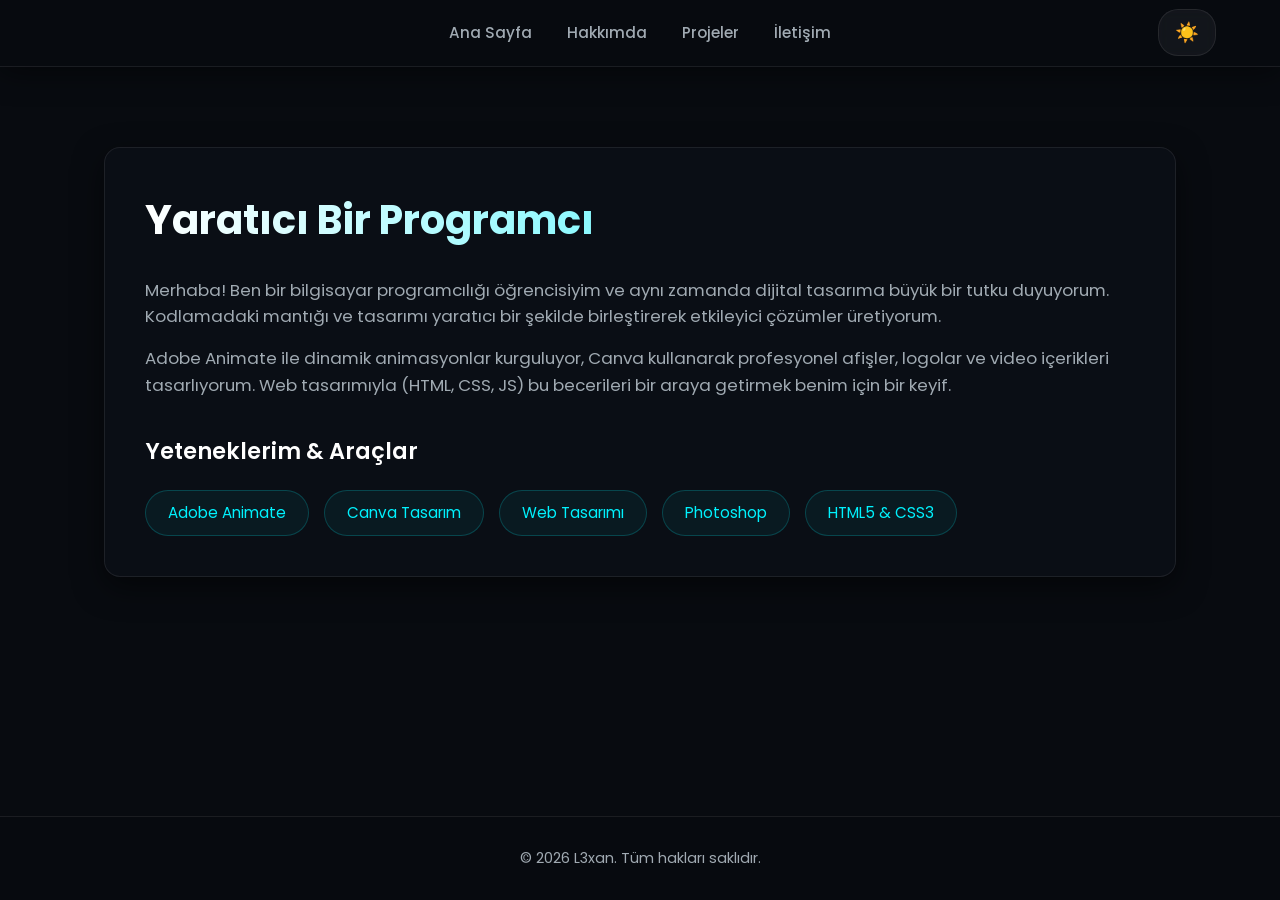
<file: pages/about.html>
<!DOCTYPE html>
<html lang="tr">
<head>
    <meta charset="UTF-8">
    <meta name="viewport" content="width=device-width, initial-scale=1.0">
    <title>Hakkımda | L3xan</title>
    <link rel="stylesheet" href="../assests/css/style.css">
    <link href="https://fonts.googleapis.com/css2?family=Poppins:wght@300;400;600;700&display=swap" rel="stylesheet">
</head>
<body>
    <header>
        <nav>
            <ul class="nav-links">
                <li><a href="../index.html">Ana Sayfa</a></li>
                <li><a href="about.html">Hakkımda</a></li>
                <li><a href="project.html">Projeler</a></li>
                <li><a href="contact.html">İletişim</a></li>
            </ul>

            <button class="theme-toggle" aria-label="Tema Değiştir">☀️</button>

            <button class="nav-menu-btn" aria-label="Menü">
                <span></span><span></span><span></span>
            </button>
        </nav>

         <div class="mobile-nav">
            <a href="../index.html">Ana Sayfa</a>
            <a href="about.html">Hakkımda</a>
            <a href="project.html">Projeler</a>
            <a href="contact.html">İletişim</a>
        </div>
    </header>

    <main class="container">
        <section class="about-section glass">
            <h2>Yaratıcı Bir Programcı</h2>

            <p>Merhaba! Ben bir bilgisayar programcılığı öğrencisiyim ve aynı zamanda dijital tasarıma büyük bir tutku duyuyorum. 
                Kodlamadaki mantığı ve tasarımı yaratıcı bir şekilde birleştirerek etkileyici çözümler üretiyorum.</p>
            
            <p>Adobe Animate ile dinamik animasyonlar kurguluyor, Canva kullanarak profesyonel afişler, logolar ve video içerikleri tasarlıyorum. 
                Web tasarımıyla (HTML, CSS, JS) bu becerileri bir araya getirmek benim için bir keyif.</p>
            
            <h3 class="skill-title">Yeteneklerim & Araçlar</h3>
            <div class="skills-container">
                <span class="skill-tag">Adobe Animate</span>
                <span class="skill-tag">Canva Tasarım</span>
                <span class="skill-tag">Web Tasarımı</span>
                <span class="skill-tag">Photoshop</span>
                <span class="skill-tag">HTML5 & CSS3</span>
            </div>
        </section>
    </main>

    <footer>
        <p>&copy; 2026 L3xan. Tüm hakları saklıdır.</p>
    </footer>

    <script src="../assests/js/main.js"></script>
</body>
</html>
</file>
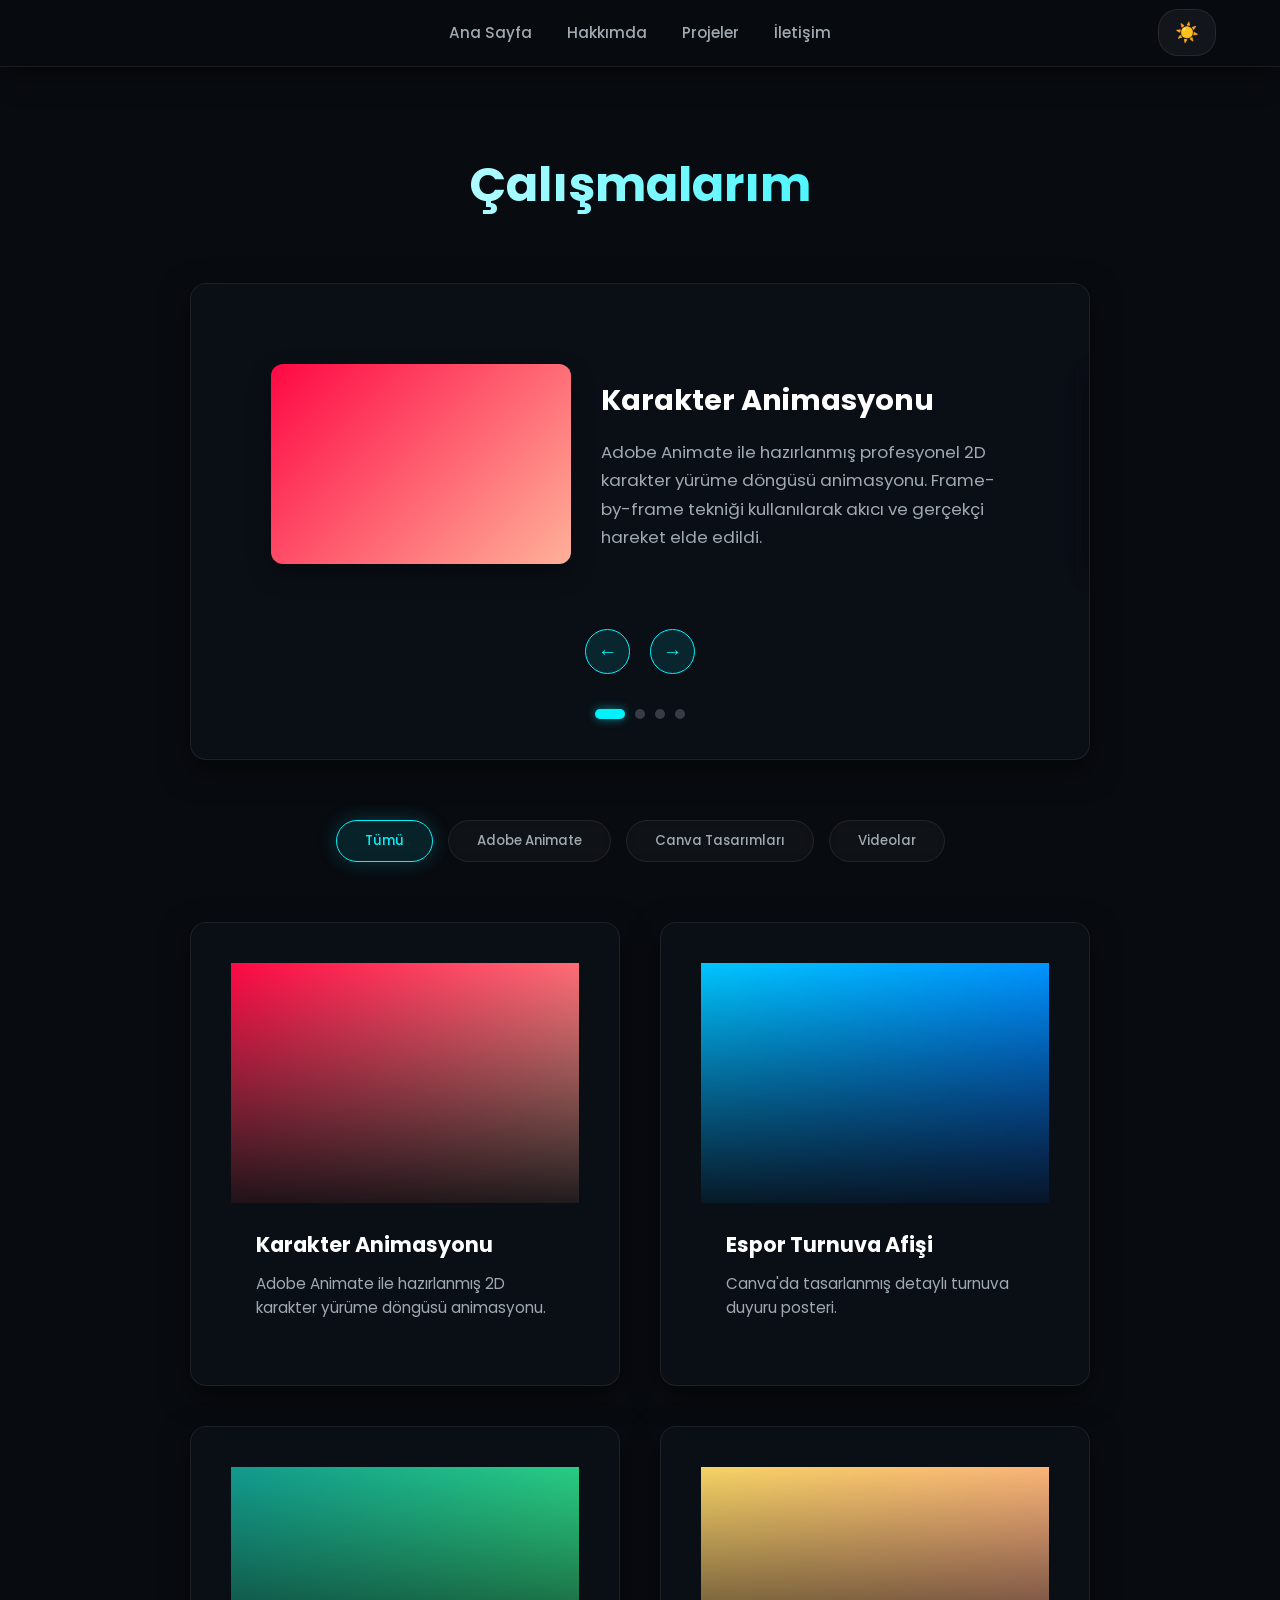
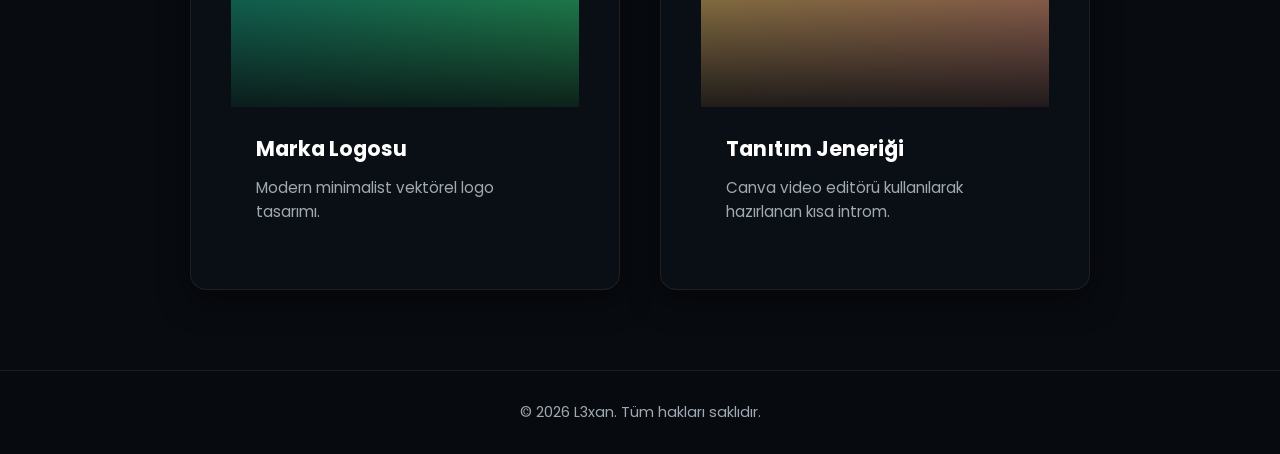
<file: pages/project.html>
<!DOCTYPE html>
<html lang="tr">
<head>
    <meta charset="UTF-8">
    <meta name="viewport" content="width=device-width, initial-scale=1.0">
    <title>Projeler | L3xan</title>
    <link rel="stylesheet" href="../assests/css/style.css">
    <link href="https://fonts.googleapis.com/css2?family=Poppins:wght@300;400;600;700&display=swap" rel="stylesheet">
    
</head>
<body>
    <header>
        <nav>
            <ul class="nav-links">
                <li><a href="../index.html">Ana Sayfa</a></li>
                <li><a href="about.html">Hakkımda</a></li>
                <li><a href="project.html">Projeler</a></li>
                <li><a href="contact.html">İletişim</a></li>
            </ul>

            <button class="theme-toggle" aria-label="Tema Değiştir">☀️</button>

            <button class="nav-menu-btn" aria-label="Menü">
                <span></span><span></span><span></span>
            </button>
        </nav>

        <div class="mobile-nav">
            <a href="../index.html">Ana Sayfa</a>
            <a href="about.html">Hakkımda</a>
            <a href="project.html">Projeler</a>
            <a href="contact.html">İletişim</a>
        </div>
    </header>

    <main class="container">
        <h2 class="section-title">Çalışmalarım</h2>

        <!-- Proje Slider -->
        <div class="project-slider-container">
            <div class="project-slider glass">
                <div class="slider-wrapper">
                    <!-- Slide 1 -->
                    <div class="slide">
                        <div class="slide-image animate-bg"></div>
                        <div class="slide-content">
                            <h3>Karakter Animasyonu</h3>
                            <p>Adobe Animate ile hazırlanmış profesyonel 2D karakter yürüme döngüsü animasyonu. Frame-by-frame tekniği kullanılarak akıcı ve gerçekçi hareket elde edildi.</p>
                        </div>
                    </div>

                    <!-- Slide 2 -->
                    <div class="slide">
                        <div class="slide-image canva-bg"></div>
                        <div class="slide-content">
                            <h3>Espor Turnuva Afişi</h3>
                            <p>Canva'da tasarlanmış detaylı turnuva duyuru posteri. Modern tipografi ve dinamik kompozisyon ile dikkat çekici bir tasarım oluşturuldu.</p>
                        </div>
                    </div>

                    <!-- Slide 3 -->
                    <div class="slide">
                        <div class="slide-image logo-bg"></div>
                        <div class="slide-content">
                            <h3>Marka Logosu</h3>
                            <p>Modern minimalist vektörel logo tasarımı. Temiz çizgiler ve anlamlı semboller kullanarak unutulmaz bir marka kimliği yaratıldı.</p>
                        </div>
                    </div>

                    <!-- Slide 4 -->
                    <div class="slide">
                        <div class="slide-image video-bg"></div>
                        <div class="slide-content">
                            <h3>Tanıtım Jeneriği</h3>
                            <p>Canva video editörü kullanılarak hazırlanan kısa intro. Hareketli grafikler ve müzik senkronizasyonu ile profesyonel bir açılış hazırlandı.</p>
                        </div>
                    </div>
                </div>

                <div class="slider-controls">
                    <button class="slider-btn slider-prev">←</button>
                    <button class="slider-btn slider-next">→</button>
                </div>

                <div class="slider-dots">
                    <span class="dot active"></span>
                    <span class="dot"></span>
                    <span class="dot"></span>
                    <span class="dot"></span>
                </div>
            </div>
        </div>
        
        <div class="filter-buttons">
            <button class="filter-btn active" data-filter="all">Tümü</button>
            <button class="filter-btn" data-filter="animate">Adobe Animate</button>
            <button class="filter-btn" data-filter="canva">Canva Tasarımları</button>
            <button class="filter-btn" data-filter="video">Videolar</button>
        </div>

        <div class="project-grid">
            <div class="project-card glass animate" data-category="animate">
                <div class="project-img animate-bg"></div>
                <div class="project-info">
                    <h3>Karakter Animasyonu</h3>
                    <p>Adobe Animate ile hazırlanmış 2D karakter yürüme döngüsü animasyonu.</p>
                </div>
            </div>

            <div class="project-card glass canva" data-category="canva">
                <div class="project-img canva-bg"></div>
                <div class="project-info">
                    <h3>Espor Turnuva Afişi</h3>
                    <p>Canva'da tasarlanmış detaylı turnuva duyuru posteri.</p>
                </div>
            </div>

            <div class="project-card glass canva" data-category="canva">
                <div class="project-img logo-bg"></div>
                <div class="project-info">
                    <h3>Marka Logosu</h3>
                    <p>Modern minimalist vektörel logo tasarımı.</p>
                </div>
            </div>

            <div class="project-card glass video" data-category="video">
                <div class="project-img video-bg"></div>
                <div class="project-info">
                    <h3>Tanıtım Jeneriği</h3>
                    <p>Canva video editörü kullanılarak hazırlanan kısa introm.</p>
                </div>
            </div>
        </div>
    </main>

    <footer>
        <p>&copy; 2026 L3xan. Tüm hakları saklıdır.</p>
    </footer>

    <script src="../assests/js/main.js"></script>
</body>
</html>
</file>
<file: assests/css/style.css>
@import url('https://fonts.googleapis.com/css2?family=Poppins:wght@300;400;500;600;700&display=swap');

:root {
    /* Daha canlı ve modern bir renk paleti */
    --primary-color: #00f2fe; 
    --secondary-color: #4facfe;
    --accent-color: #ff0844;
    --dark-bg: #080b10;
    --light-text: #ffffff;
    --gray-text: #a0aab2;
    --card-bg: rgba(15, 20, 30, 0.4);
    --border-color: rgba(255, 255, 255, 0.08);
    --font-family: 'Poppins', sans-serif;
    --transition-speed: 0.4s;
}

/* Light Mode Renkleri */
body.light-mode {
    --dark-bg: #f5f7fa;
    --light-text: #1a1f2c;
    --gray-text: #5a6570;
    --card-bg: rgba(255, 255, 255, 0.7);
    --border-color: rgba(0, 0, 0, 0.08);
}

* {
    margin: 0;
    padding: 0;
    box-sizing: border-box;
    font-family: var(--font-family);
}

body {
    background-color: var(--dark-bg);
    color: var(--light-text);
    line-height: 1.6;
    display: flex;
    flex-direction: column;
    min-height: 100vh;
    overflow-x: hidden;
    transition: background-color 0.3s ease, color 0.3s ease;
}

/* Gelişmiş Arka Plan Animasyonu */
.home-page .animation-container {
    position: fixed;
    top: 0;
    left: 0;
    width: 100%;
    height: 100%;
    background: 
        radial-gradient(circle at 15% 50%, rgba(0, 242, 254, 0.08), transparent 40%),
        radial-gradient(circle at 85% 30%, rgba(79, 172, 254, 0.08), transparent 40%);
    z-index: -1;
    animation: pulseBackground 15s ease-in-out infinite alternate;
}

body.light-mode .animation-container {
    background: 
        radial-gradient(circle at 15% 50%, rgba(0, 242, 254, 0.03), transparent 40%),
        radial-gradient(circle at 85% 30%, rgba(79, 172, 254, 0.03), transparent 40%);
}

@keyframes pulseBackground {
    0% { transform: scale(1); }
    100% { transform: scale(1.1); }
}

/* Navigasyon - Gerçek Cam Efekti */
header {
    background: rgba(8, 11, 16, 0.7);
    backdrop-filter: blur(20px);
    -webkit-backdrop-filter: blur(20px);
    position: sticky;
    top: 0;
    z-index: 100;
    border-bottom: 1px solid var(--border-color);
    box-shadow: 0 4px 30px rgba(0, 0, 0, 0.5);
}

body.light-mode header {
    background: rgba(255, 255, 255, 0.8);
    box-shadow: 0 4px 30px rgba(0, 0, 0, 0.1);
}

nav {
    display: flex;
    justify-content: center;
    align-items: center;
    padding: 20px 5%;
    max-width: 1200px;
    margin: auto;
}

.logo {
    font-size: 28px;
    font-weight: 700;
    letter-spacing: 1px;
    text-transform: uppercase;
}

.logo span {
    color: var(--primary-color);
    text-shadow: 0 0 10px rgba(0, 242, 254, 0.5);
}

/* Theme Toggle Button */
.theme-toggle {
    background: rgba(255, 255, 255, 0.05);
    border: 1px solid var(--border-color);
    color: var(--light-text);
    padding: 8px 16px;
    border-radius: 20px;
    cursor: pointer;
    font-size: 1.2rem;
    transition: all 0.3s ease;
    backdrop-filter: blur(5px);
    display: flex;
    align-items: center;
    gap: 8px;
    position: absolute;
    right: 5%;
}

.theme-toggle:hover {
    background: rgba(0, 242, 254, 0.1);
    border-color: var(--primary-color);
    box-shadow: 0 0 15px rgba(0, 242, 254, 0.2);
}

.nav-links {
    list-style: none;
    display: flex;
    gap: 35px;
}

.nav-links a {
    color: var(--gray-text);
    text-decoration: none;
    font-weight: 500;
    font-size: 0.95rem;
    transition: color var(--transition-speed);
    position: relative;
    padding-bottom: 5px;
}

.nav-links a:hover, .nav-links a.active {
    color: var(--light-text);
}

.nav-links a::after {
    content: '';
    position: absolute;
    width: 0%;
    height: 2px;
    bottom: 0;
    left: 0;
    background: linear-gradient(90deg, var(--primary-color), var(--secondary-color));
    transition: width var(--transition-speed) ease-in-out;
    box-shadow: 0 0 8px var(--primary-color);
}

.nav-links a:hover::after, .nav-links a.active::after {
    width: 100%;
}

/* Hero Section */
.hero {
    flex: 1;
    display: flex;
    align-items: center;
    justify-content: center;
    text-align: center;
    padding: 0 5%;
}

.animated-text {
    font-size: 4.5rem;
    font-weight: 800;
    letter-spacing: -1px;
    margin-bottom: 15px;
    background: linear-gradient(to right, #fff, var(--primary-color), var(--secondary-color), #fff);
    background-size: 200% auto;
    color: transparent;
    -webkit-background-clip: text;
    background-clip: text;
    animation: gradientMove 5s linear infinite;
}

body.light-mode .animated-text {
    background: linear-gradient(to right, #1a1f2c, var(--primary-color), var(--secondary-color), #1a1f2c);
    background-size: 200% auto;
    color: transparent;
    -webkit-background-clip: text;
    background-clip: text;
}

@keyframes gradientMove {
    0% { background-position: 0% center; }
    100% { background-position: 200% center; }
}

.subtitle {
    font-size: 1.2rem;
    color: var(--gray-text);
    margin-bottom: 45px;
    font-weight: 300;
    letter-spacing: 1px;
}

/* Buton Stilleri - Neon Dokunuşlar */
.cta-buttons {
    display: flex;
    gap: 20px;
    justify-content: center;
}

.btn {
    padding: 14px 32px;
    border-radius: 8px;
    text-decoration: none;
    font-weight: 600;
    letter-spacing: 0.5px;
    transition: all var(--transition-speed) ease;
    border: none;
    cursor: pointer;
    font-size: 1rem;
    position: relative;
    overflow: hidden;
}

.primary-btn {
    background: linear-gradient(135deg, var(--primary-color), var(--secondary-color));
    color: #000;
    box-shadow: 0 4px 15px rgba(0, 242, 254, 0.3);
}

.primary-btn:hover {
    transform: translateY(-3px);
    box-shadow: 0 8px 25px rgba(0, 242, 254, 0.5);
}

.secondary-btn {
    background-color: transparent;
    border: 1px solid var(--border-color);
    color: var(--light-text);
    backdrop-filter: blur(10px);
}

.secondary-btn:hover {
    background: rgba(255, 255, 255, 0.05);
    border-color: var(--primary-color);
    transform: translateY(-3px);
    box-shadow: 0 0 15px rgba(0, 242, 254, 0.2);
}

body.light-mode .secondary-btn:hover {
    background: rgba(0, 0, 0, 0.05);
}

/* Glassmorphism Efekti - Geliştirilmiş */
.glass {
    background: var(--card-bg);
    backdrop-filter: blur(16px);
    -webkit-backdrop-filter: blur(16px);
    border: 1px solid var(--border-color);
    border-radius: 16px;
    padding: 40px;
    box-shadow: 0 10px 30px rgba(0, 0, 0, 0.5);
}

body.light-mode .glass {
    box-shadow: 0 10px 30px rgba(0, 0, 0, 0.1);
}

/* Sayfalar İçin Konteyner */
.container {
    max-width: 1200px;
    margin: 60px auto;
    padding: 20px 5%;
    flex: 1;
}

/* Hakkımda */
.about-section h2 {
    font-size: 2.5rem;
    margin-bottom: 25px;
    background: linear-gradient(90deg, #fff, var(--primary-color));
    -webkit-background-clip: text;
    color: transparent;
}

body.light-mode .about-section h2 {
    background: linear-gradient(90deg, #1a1f2c, var(--primary-color));
    -webkit-background-clip: text;
    color: transparent;
}

.skill-title {
    color: var(--light-text);
    margin: 35px 0 20px 0;
    font-size: 1.4rem;
    font-weight: 600;
}

.about-section p {
    color: var(--gray-text);
    margin-bottom: 15px;
    font-size: 1.05rem;
}

.skills-container {
    display: flex;
    flex-wrap: wrap;
    gap: 15px;
}

.skill-tag {
    background: rgba(0, 242, 254, 0.05);
    padding: 10px 22px;
    border-radius: 30px;
    font-size: 0.95rem;
    color: var(--primary-color);
    border: 1px solid rgba(0, 242, 254, 0.2);
    transition: all var(--transition-speed);
}

.skill-tag:hover {
    background: rgba(0, 242, 254, 0.15);
    transform: translateY(-2px);
    box-shadow: 0 5px 15px rgba(0, 242, 254, 0.2);
}

/* Projeler */
.section-title {
    text-align: center;
    font-size: 3rem;
    margin-bottom: 50px;
    background: linear-gradient(90deg, #fff, var(--primary-color));
    -webkit-background-clip: text;
    color: transparent;
}

body.light-mode .section-title {
    background: linear-gradient(90deg, #1a1f2c, var(--primary-color));
    -webkit-background-clip: text;
    color: transparent;
}

.filter-buttons {
    display: flex;
    justify-content: center;
    gap: 15px;
    margin-bottom: 60px;
    flex-wrap: wrap;
}

.filter-btn {
    background: rgba(255, 255, 255, 0.03);
    border: 1px solid var(--border-color);
    color: var(--gray-text);
    padding: 10px 28px;
    border-radius: 30px;
    cursor: pointer;
    transition: all var(--transition-speed);
    font-weight: 500;
    backdrop-filter: blur(5px);
}

.filter-btn.active, .filter-btn:hover {
    background: rgba(0, 242, 254, 0.1);
    color: var(--primary-color);
    border-color: var(--primary-color);
    box-shadow: 0 0 20px rgba(0, 242, 254, 0.2);
}

.project-grid {
    display: grid;
    grid-template-columns: repeat(auto-fill, minmax(320px, 1fr));
    gap: 40px;
}

.project-card {
    background: var(--card-bg);
    border: 1px solid var(--border-color);
    border-radius: 16px;
    overflow: hidden;
    transition: all 0.4s cubic-bezier(0.175, 0.885, 0.32, 1.275);
    backdrop-filter: blur(10px);
}

.project-card:hover {
    transform: translateY(-12px);
    border-color: rgba(0, 242, 254, 0.3);
    box-shadow: 0 15px 35px rgba(0, 0, 0, 0.6), 0 0 20px rgba(0, 242, 254, 0.15);
}

body.light-mode .project-card:hover {
    box-shadow: 0 15px 35px rgba(0, 0, 0, 0.15), 0 0 20px rgba(0, 242, 254, 0.15);
}

.project-img {
    height: 240px;
    background-color: #1a1f2c;
    background-size: cover;
    background-position: center;
    position: relative;
    overflow: hidden;
}

/* Resimlerin üzerine hafif bir karanlık katman */
.project-img::after {
    content: '';
    position: absolute;
    top: 0; left: 0; width: 100%; height: 100%;
    background: linear-gradient(to bottom, transparent, rgba(8, 11, 16, 0.9));
}

body.light-mode .project-img::after {
    background: linear-gradient(to bottom, transparent, rgba(245, 247, 250, 0.9));
}

.animate-bg { background-image: linear-gradient(135deg, #ff0844, #ffb199); }
.canva-bg { background-image: linear-gradient(135deg, #00c6ff, #0072ff); }
.logo-bg { background-image: linear-gradient(135deg, #11998e, #38ef7d); }
.video-bg { background-image: linear-gradient(135deg, #f6d365, #fda085); }

.project-info {
    padding: 25px;
    position: relative;
    z-index: 2;
}

.project-info h3 {
    margin-bottom: 10px;
    font-size: 1.3rem;
    color: var(--light-text);
}

.project-info p {
    color: var(--gray-text);
    font-size: 0.95rem;
}

/* Proje Slider Stilleri */
.project-slider-container {
    margin: 60px auto;
    max-width: 900px;
    position: relative;
}

.project-slider {
    overflow: hidden;
    border-radius: 16px;
    background: var(--card-bg);
    backdrop-filter: blur(16px);
    border: 1px solid var(--border-color);
}

.slider-wrapper {
    display: flex;
    transition: transform 0.5s cubic-bezier(0.175, 0.885, 0.32, 1.275);
}

.slide {
    min-width: 100%;
    display: flex;
    align-items: center;
    gap: 30px;
    padding: 40px;
}

.slide-image {
    flex: 0 0 300px;
    height: 200px;
    border-radius: 12px;
    background-size: cover;
    background-position: center;
    box-shadow: 0 10px 25px rgba(0, 0, 0, 0.3);
}

.slide-content {
    flex: 1;
}

.slide-content h3 {
    font-size: 1.8rem;
    color: var(--light-text);
    margin-bottom: 15px;
}

.slide-content p {
    color: var(--gray-text);
    font-size: 1.05rem;
    line-height: 1.7;
}

.slider-controls {
    display: flex;
    justify-content: center;
    gap: 20px;
    margin-top: 25px;
    padding-bottom: 20px;
}

.slider-btn {
    background: rgba(0, 242, 254, 0.1);
    border: 1px solid var(--primary-color);
    color: var(--primary-color);
    width: 45px;
    height: 45px;
    border-radius: 50%;
    cursor: pointer;
    font-size: 1.2rem;
    transition: all 0.3s ease;
    display: flex;
    align-items: center;
    justify-content: center;
}

.slider-btn:hover {
    background: rgba(0, 242, 254, 0.2);
    transform: scale(1.1);
    box-shadow: 0 0 20px rgba(0, 242, 254, 0.3);
}

.slider-dots {
    display: flex;
    justify-content: center;
    gap: 10px;
    margin-top: 15px;
}

.dot {
    width: 10px;
    height: 10px;
    border-radius: 50%;
    background: rgba(160, 170, 178, 0.3);
    cursor: pointer;
    transition: all 0.3s ease;
}

.dot.active {
    background: var(--primary-color);
    width: 30px;
    border-radius: 5px;
    box-shadow: 0 0 10px rgba(0, 242, 254, 0.5);
}

/* İletişim Formu */
.contact-section {
    max-width: 700px;
    margin: 0 auto;
}

.contact-section h2 {
    font-size: 2.5rem;
    background: linear-gradient(90deg, #fff, var(--primary-color));
    -webkit-background-clip: text;
    color: transparent;
    margin-bottom: 15px;
}

body.light-mode .contact-section h2 {
    background: linear-gradient(90deg, #1a1f2c, var(--primary-color));
    -webkit-background-clip: text;
    color: transparent;
}

.contact-form {
    margin-top: 40px;
    display: flex;
    flex-direction: column;
    gap: 25px;
}

.form-group label {
    display: block;
    margin-bottom: 10px;
    color: var(--gray-text);
    font-size: 0.95rem;
    font-weight: 500;
}

.form-group input, .form-group textarea {
    width: 100%;
    padding: 15px 20px;
    background: rgba(0, 0, 0, 0.2);
    border: 1px solid var(--border-color);
    border-radius: 10px;
    color: var(--light-text);
    font-size: 1rem;
    transition: all var(--transition-speed);
}

body.light-mode .form-group input,
body.light-mode .form-group textarea {
    background: rgba(255, 255, 255, 0.5);
}

.form-group input:focus, .form-group textarea:focus {
    outline: none;
    border-color: var(--primary-color);
    background: rgba(0, 242, 254, 0.03);
    box-shadow: 0 0 15px rgba(0, 242, 254, 0.1);
}

.contact-form .btn {
    margin-top: 10px;
    width: 100%;
    font-size: 1.1rem;
}

/* Footer */
footer {
    text-align: center;
    padding: 30px;
    background: rgba(8, 11, 16, 0.8);
    backdrop-filter: blur(10px);
    border-top: 1px solid var(--border-color);
    color: var(--gray-text);
    font-size: 0.9rem;
    margin-top: auto;
}

body.light-mode footer {
    background: rgba(255, 255, 255, 0.8);
}

/* --- Sağ Üst Bildirim (Toast Notification) --- */
.toast-notification {
    position: fixed;
    top: 30px;
    right: -400px; /* Başlangıçta ekranın sağında, görünmez konumda */
    background: rgba(15, 20, 30, 0.85);
    backdrop-filter: blur(15px);
    -webkit-backdrop-filter: blur(15px);
    border-left: 4px solid var(--primary-color);
    border-radius: 8px;
    padding: 18px 25px;
    color: var(--light-text);
    box-shadow: 0 10px 30px rgba(0, 0, 0, 0.5), 0 0 15px rgba(0, 242, 254, 0.1);
    display: flex;
    align-items: center;
    gap: 15px;
    z-index: 9999;
    /* Gelişmiş bir yaylanma animasyonu */
    transition: right 0.5s cubic-bezier(0.175, 0.885, 0.32, 1.275); 
}

body.light-mode .toast-notification {
    background: rgba(255, 255, 255, 0.95);
    color: #1a1f2c;
}

.toast-notification.show {
    right: 30px; /* Ekrana girdiği konum */
}

.toast-icon {
    font-size: 1.5rem;
    color: var(--primary-color);
}

.toast-content h4 {
    margin-bottom: 3px;
    color: var(--primary-color);
    font-size: 1.1rem;
}

.toast-content p {
    font-size: 0.9rem;
    color: var(--gray-text);
    margin: 0;
}
.nav-menu-btn {
    display: none;
    flex-direction: column;
    justify-content: space-between;
    width: 30px;
    height: 20px;
    background: transparent;
    border: none;
    cursor: pointer;
    z-index: 1001; /* Açılır menünün üstünde kalması için */
}

.nav-menu-btn span {
    display: block;
    width: 100%;
    height: 3px;
    background-color: var(--primary-color);
    border-radius: 3px;
    transition: all 0.3s ease;
}

/* Mobil Açılır Menü (Varsayılan olarak gizli) */
.mobile-nav {
    position: fixed;
    top: 0;
    right: -100%; /* Başlangıçta ekranın sağında, gizli */
    width: 70%;
    max-width: 300px;
    height: 100vh;
    background: rgba(8, 11, 16, 0.98);
    backdrop-filter: blur(20px);
    -webkit-backdrop-filter: blur(20px);
    display: flex;
    flex-direction: column;
    justify-content: center;
    align-items: center;
    gap: 30px;
    z-index: 1000;
    transition: right 0.4s cubic-bezier(0.175, 0.885, 0.32, 1.275);
    box-shadow: -10px 0 30px rgba(0,0,0,0.5);
    border-left: 1px solid var(--border-color);
}

body.light-mode .mobile-nav {
    background: rgba(255, 255, 255, 0.98);
}

/* JavaScript ile bu class eklendiğinde menü ekrana girer */
.mobile-nav.open {
    right: 0; 
}

.mobile-nav a {
    color: var(--light-text);
    text-decoration: none;
    font-size: 1.5rem;
    font-weight: 500;
    transition: color 0.3s;
}

.mobile-nav a:hover {
    color: var(--primary-color);
}

/* 768px ve altı (Tablet ve Telefonlar) İçin Düzenlemeler */
@media (max-width: 768px) {
    /* Masaüstü menüyü gizle, hamburgeri göster */
    .nav-links { display: none; }
    .nav-menu-btn { display: flex; }

    /* Telefondaki taşmaları ve devasa yazıları önle */
    .animated-text { font-size: 2.8rem; }
    .section-title { font-size: 2.2rem; }
    
    /* Butonları alt alta diz */
    .cta-buttons {
        flex-direction: column;
        gap: 15px;
        padding: 0 20px;
    }
    
    /* Proje kartlarını tek sütun yap */
    .project-grid {
        grid-template-columns: 1fr;
    }

    /* İletişim sayfasındaki form grubunu yan yana yerine alt alta al */
    .contact-form > div[style*="grid-template-columns"] {
        grid-template-columns: 1fr !important;
    }

    /* Slider mobil uyum */
    .slide {
        flex-direction: column;
        padding: 25px;
    }

    .slide-image {
        flex: 0 0 auto;
        width: 100%;
        height: 180px;
    }

    .slide-content h3 {
        font-size: 1.4rem;
    }

    .slide-content p {
        font-size: 0.95rem;
    }
}
</file>
